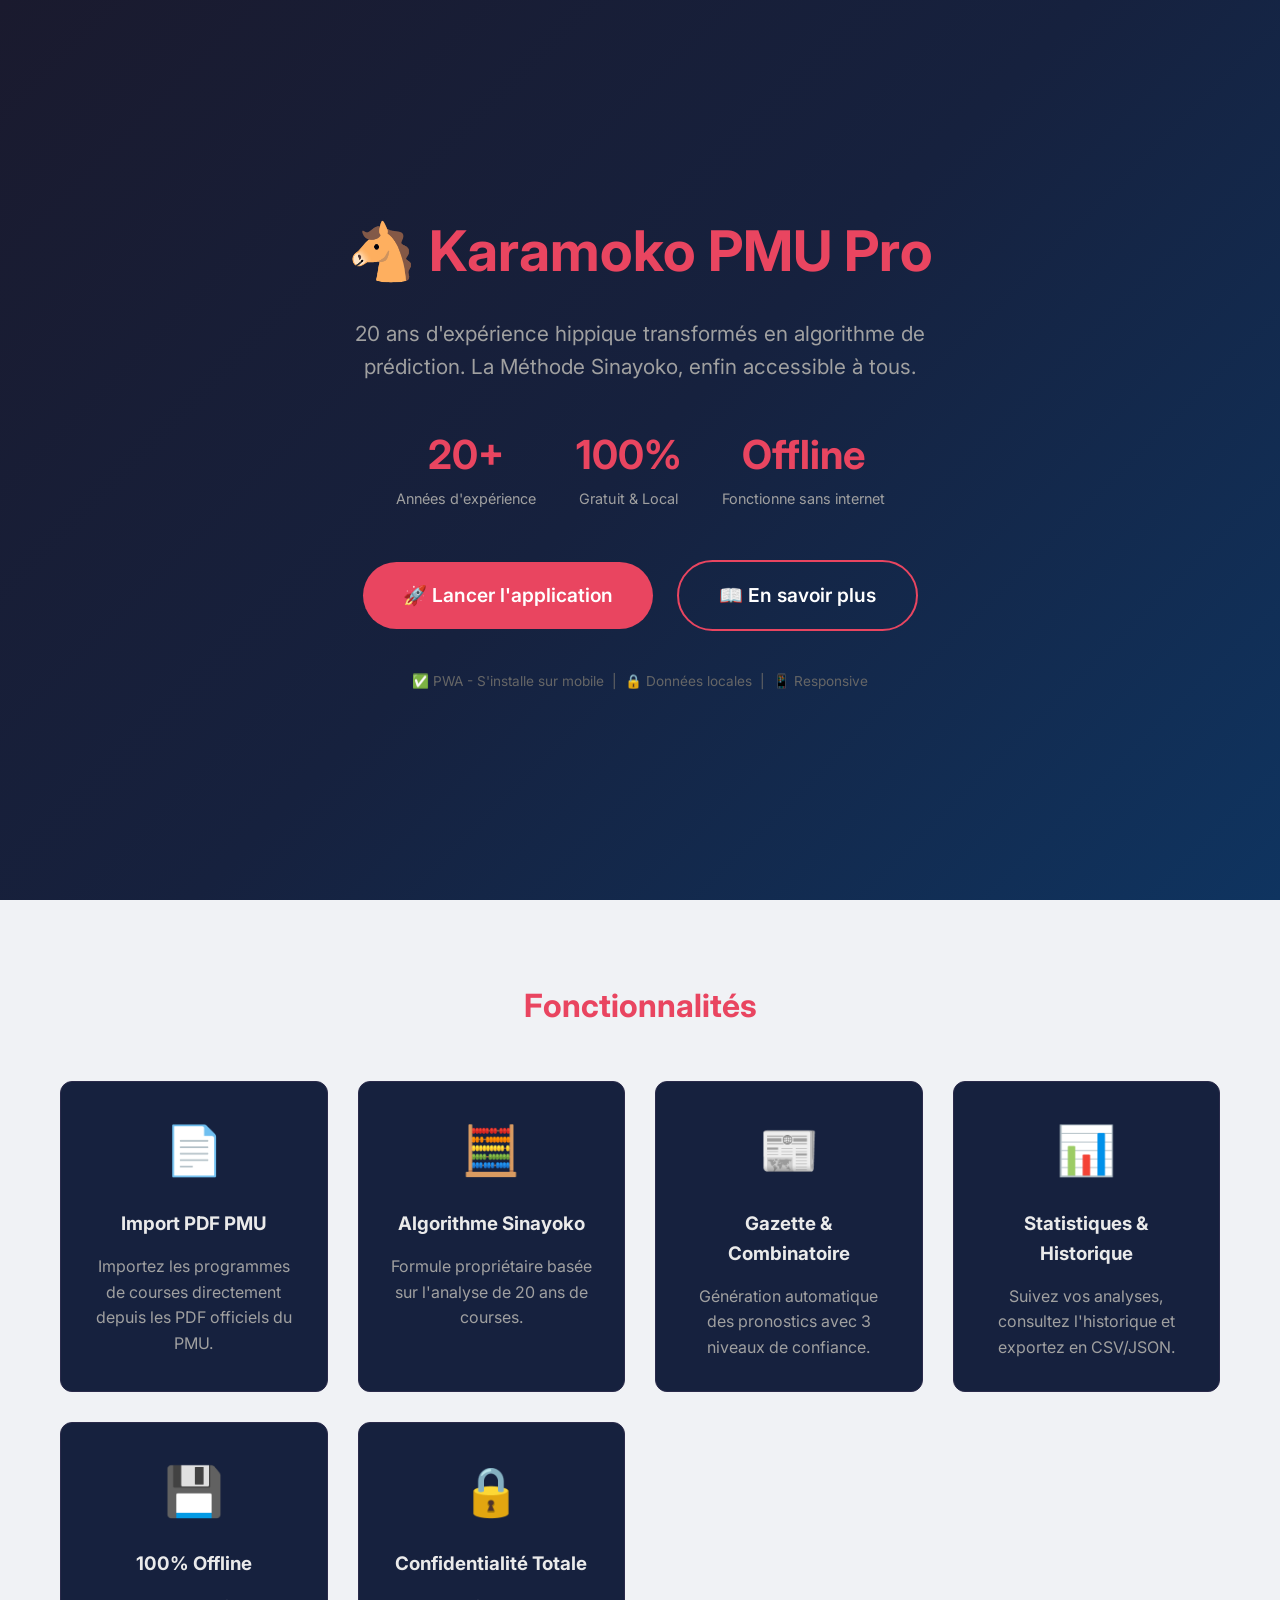
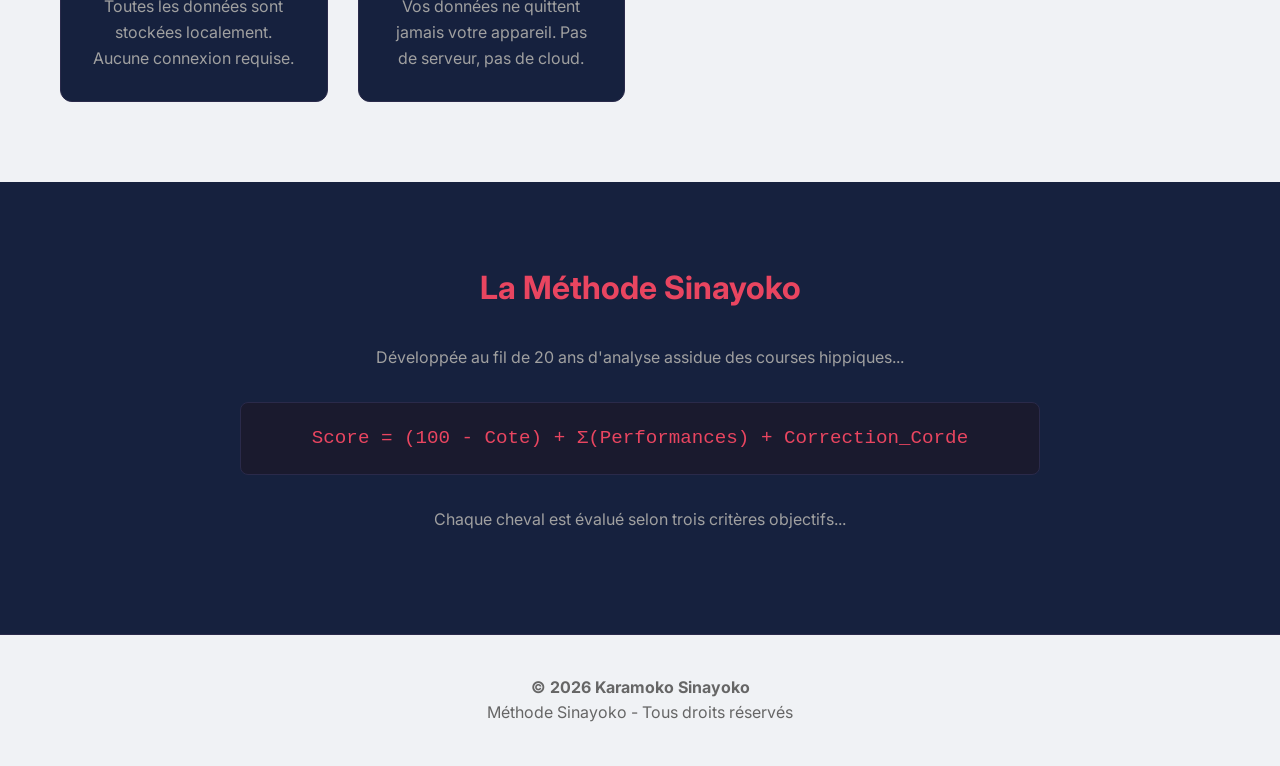
<file: index.html>
<!DOCTYPE html>
<html lang="fr">
<head>
  <meta charset="UTF-8">
  <meta name="viewport" content="width=device-width, initial-scale=1.0">
  <title>Karamoko PMU Pro - Méthode Sinayoko</title>
  <link rel="stylesheet" href="app/css/main.css">
  <style>
    .hero {
      min-height: 100vh;
      display: flex;
      flex-direction: column;
      align-items: center;
      justify-content: center;
      text-align: center;
      padding: 40px 20px;
      background: linear-gradient(135deg, #1a1a2e 0%, #16213e 50%, #0f3460 100%);
    }
    .hero h1 { font-size: 3.5rem; margin-bottom: 20px; color: #e94560; }
    .hero .tagline { font-size: 1.3rem; color: #a0a0a0; margin-bottom: 40px; max-width: 600px; }
    .hero-stats { display: flex; gap: 40px; margin-bottom: 40px; flex-wrap: wrap; justify-content: center; }
    .hero-stat { text-align: center; }
    .hero-stat .number { font-size: 2.5rem; font-weight: bold; color: #e94560; }
    .hero-stat .label { color: #a0a0a0; font-size: 0.9rem; }
    .cta-button {
      display: inline-block;
      padding: 18px 40px;
      background: #e94560;
      color: white;
      text-decoration: none;
      border-radius: 50px;
      font-size: 1.2rem;
      font-weight: 600;
      transition: all 0.3s ease;
      margin: 10px;
    }
    .cta-button:hover { transform: translateY(-3px); box-shadow: 0 10px 30px rgba(233, 69, 96, 0.4); }
    .cta-secondary { background: transparent; border: 2px solid #e94560; }
    .features { padding: 80px 20px; max-width: 1200px; margin: 0 auto; }
    .features h2 { text-align: center; font-size: 2rem; margin-bottom: 50px; color: #e94560; }
    .features-grid { display: grid; grid-template-columns: repeat(auto-fit, minmax(250px, 1fr)); gap: 30px; }
    .feature-card {
      background: #16213e;
      padding: 30px;
      border-radius: 12px;
      text-align: center;
      border: 1px solid #2a2a4a;
      transition: all 0.3s ease;
    }
    .feature-card:hover { transform: translateY(-5px); border-color: #e94560; }
    .feature-icon { font-size: 3rem; margin-bottom: 20px; }
    .feature-card h3 { margin-bottom: 15px; color: #eaeaea; }
    .feature-card p { color: #a0a0a0; line-height: 1.6; }
    .method-section { background: #16213e; padding: 80px 20px; }
    .method-content { max-width: 800px; margin: 0 auto; text-align: center; }
    .method-content h2 { color: #e94560; margin-bottom: 30px; font-size: 2rem; }
    .method-content p { color: #a0a0a0; line-height: 1.8; margin-bottom: 20px; }
    .formula {
      background: #1a1a2e;
      padding: 20px;
      border-radius: 8px;
      font-family: monospace;
      font-size: 1.2rem;
      color: #e94560;
      margin: 30px 0;
      border: 1px solid #2a2a4a;
    }
    footer { text-align: center; padding: 40px 20px; color: #666; border-top: 1px solid #2a2a4a; }
    @media (max-width: 768px) {
      .hero h1 { font-size: 2.5rem; }
      .hero-stats { gap: 20px; }
      .hero-stat .number { font-size: 2rem; }
    }
  </style>
</head>
<body>
  <section class="hero">
    <h1>🐴 Karamoko PMU Pro</h1>
    <p class="tagline">
      20 ans d'expérience hippique transformés en algorithme de prédiction. 
      La Méthode Sinayoko, enfin accessible à tous.
    </p>
    <div class="hero-stats">
      <div class="hero-stat"><div class="number">20+</div><div class="label">Années d'expérience</div></div>
      <div class="hero-stat"><div class="number">100%</div><div class="label">Gratuit & Local</div></div>
      <div class="hero-stat"><div class="number">Offline</div><div class="label">Fonctionne sans internet</div></div>
    </div>
    <div>
      <a href="app/index.html" class="cta-button">🚀 Lancer l'application</a>
      <a href="#features" class="cta-button cta-secondary">📖 En savoir plus</a>
    </div>
    <p style="margin-top: 30px; font-size: 0.85rem; color: #666;">
      ✅ PWA - S'installe sur mobile &nbsp;|&nbsp; 🔒 Données locales &nbsp;|&nbsp; 📱 Responsive
    </p>
  </section>

  <section class="features" id="features">
    <h2>Fonctionnalités</h2>
    <div class="features-grid">
      <div class="feature-card">
        <div class="feature-icon">📄</div>
        <h3>Import PDF PMU</h3>
        <p>Importez les programmes de courses directement depuis les PDF officiels du PMU.</p>
      </div>
      <div class="feature-card">
        <div class="feature-icon">🧮</div>
        <h3>Algorithme Sinayoko</h3>
        <p>Formule propriétaire basée sur l'analyse de 20 ans de courses.</p>
      </div>
      <div class="feature-card">
        <div class="feature-icon">📰</div>
        <h3>Gazette & Combinatoire</h3>
        <p>Génération automatique des pronostics avec 3 niveaux de confiance.</p>
      </div>
      <div class="feature-card">
        <div class="feature-icon">📊</div>
        <h3>Statistiques & Historique</h3>
        <p>Suivez vos analyses, consultez l'historique et exportez en CSV/JSON.</p>
      </div>
      <div class="feature-card">
        <div class="feature-icon">💾</div>
        <h3>100% Offline</h3>
        <p>Toutes les données sont stockées localement. Aucune connexion requise.</p>
      </div>
      <div class="feature-card">
        <div class="feature-icon">🔒</div>
        <h3>Confidentialité Totale</h3>
        <p>Vos données ne quittent jamais votre appareil. Pas de serveur, pas de cloud.</p>
      </div>
    </div>
  </section>

  <section class="method-section">
    <div class="method-content">
      <h2>La Méthode Sinayoko</h2>
      <p>Développée au fil de 20 ans d'analyse assidue des courses hippiques...</p>
      <div class="formula">Score = (100 - Cote) + Σ(Performances) + Correction_Corde</div>
      <p>Chaque cheval est évalué selon trois critères objectifs...</p>
    </div>
  </section>

  <footer>
    <p><strong>© 2026 Karamoko Sinayoko</strong></p>
    <p>Méthode Sinayoko - Tous droits réservés</p>
  </footer>
</body>
</html>
</file>
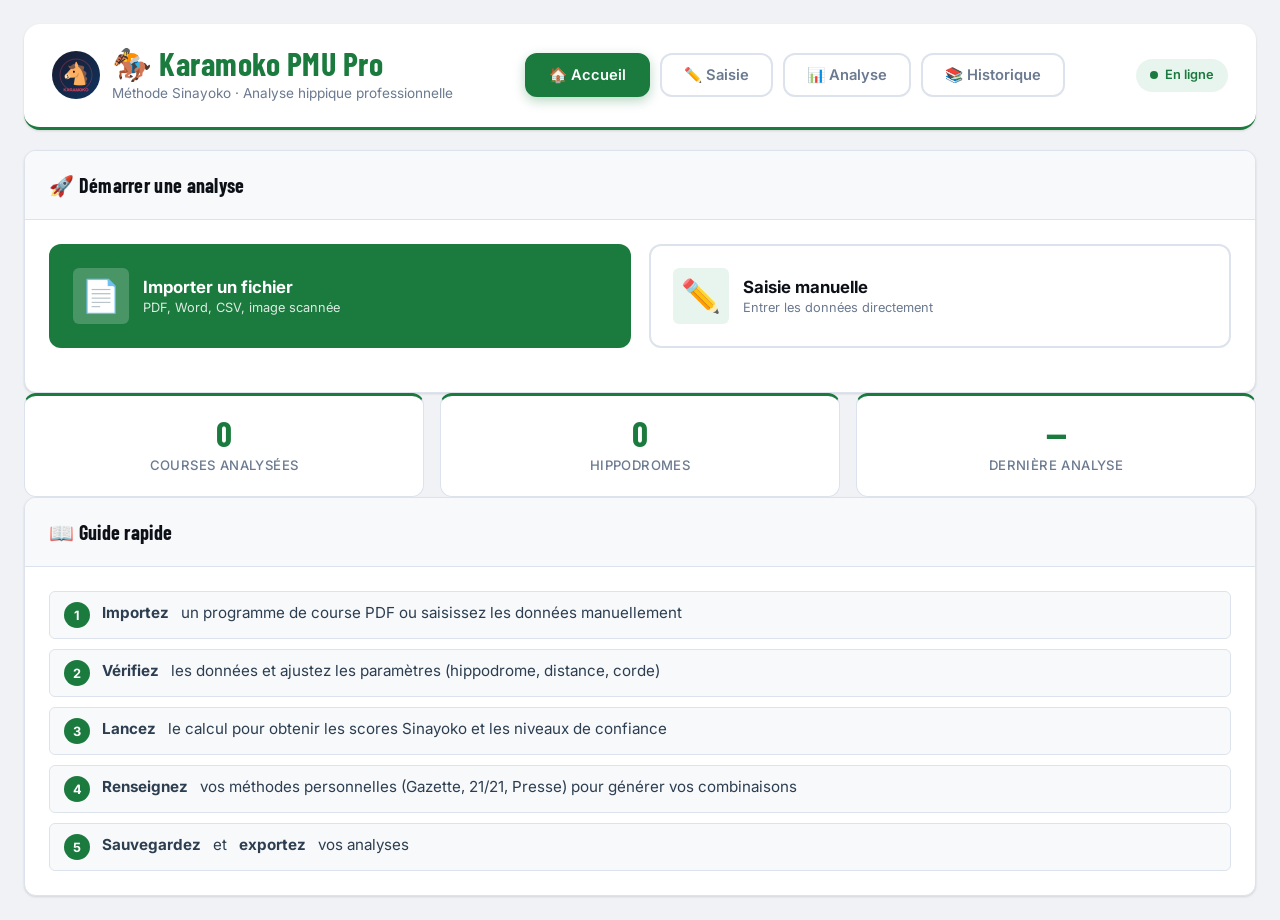
<file: app/index.html>
<!DOCTYPE html>
<html lang="fr" dir="ltr">
<head>
  <meta charset="UTF-8">
  <meta name="viewport" content="width=device-width, initial-scale=1.0, viewport-fit=cover">
  <meta name="description" content="Karamoko PMU Pro – Analyse hippique professionnelle, méthode Sinayoko">
  <meta name="theme-color" content="#1B7A3E">
  <title>Karamoko PMU Pro</title>
  <link rel="manifest" href="manifest.json">
  <link rel="apple-touch-icon" href="icons/icon-192x192.png">
  <link rel="stylesheet" href="css/main.css">
  <link rel="stylesheet" href="css/components.css">
</head>
<body>
<div class="app-container">

  <!-- HEADER -->
  <header class="app-header">
    <div class="app-logo">
      <img src="icons/icon-192x192.png" alt="Karamoko PMU Pro">
      <div>
        <div class="app-title">🏇 Karamoko PMU Pro</div>
        <div class="app-subtitle">Méthode Sinayoko · Analyse hippique professionnelle</div>
      </div>
    </div>
    <nav class="app-nav" role="navigation" aria-label="Navigation principale">
      <button class="nav-btn active" data-vue="accueil" aria-current="page">🏠 Accueil</button>
      <button class="nav-btn" data-vue="saisie">✏️ Saisie</button>
      <button class="nav-btn" data-vue="analyse">📊 Analyse</button>
      <button class="nav-btn" data-vue="historique">📚 Historique</button>
    </nav>
    <div class="status-badge" id="status-badge">
      <span class="status-dot"></span>
      <span id="status-text">En ligne</span>
    </div>
  </header>

  <!-- ══════════ VUE ACCUEIL ══════════ -->
  <main id="vue-accueil" class="vue active" role="main">

    <div class="panel">
      <div class="panel-header">
        <h2 class="panel-title">🚀 Démarrer une analyse</h2>
      </div>
      <div class="panel-body">
        <div class="action-grid">
          <button class="action-card primary" id="btn-import-pdf-accueil">
            <div class="action-card-icon">📄</div>
            <div>
              <div>Importer un fichier</div>
              <div style="font-size:.8rem;opacity:.85;font-weight:400;margin-top:3px;">PDF, Word, CSV, image scannée</div>
            </div>
          </button>
          <button class="action-card secondary" id="btn-saisie-manuelle-accueil">
            <div class="action-card-icon">✏️</div>
            <div>
              <div>Saisie manuelle</div>
              <div style="font-size:.8rem;color:var(--text-muted);font-weight:400;margin-top:3px;">Entrer les données directement</div>
            </div>
          </button>
        </div>

        <!-- Zone de dépôt fichier (cachée par défaut, affichée au clic) -->
        <div id="upload-zone-container" style="display:none;margin-top:4px;">
          <div class="upload-zone" id="upload-zone">
            <input type="file" id="file-input" accept=".pdf,.png,.jpg,.jpeg,.webp,.doc,.docx,.csv,.txt">
            <div class="upload-icon">📂</div>
            <div class="upload-title">Glissez votre fichier ici ou cliquez pour parcourir</div>
            <div class="upload-hint">Le fichier sera analysé automatiquement</div>
            <div class="upload-formats">
              <span class="upload-format-tag">PDF programme PMU</span>
              <span class="upload-format-tag">PDF scanné</span>
              <span class="upload-format-tag">Word (.docx)</span>
              <span class="upload-format-tag">CSV</span>
              <span class="upload-format-tag">Image (JPG/PNG)</span>
            </div>
          </div>
        </div>
      </div>
    </div>

    <!-- Stats rapides -->
    <div id="stats-container">
      <div class="stats-grid">
        <div class="stat-card">
          <div class="stat-value" id="stat-total-courses">0</div>
          <div class="stat-label">Courses analysées</div>
        </div>
        <div class="stat-card">
          <div class="stat-value" id="stat-hippodromes">0</div>
          <div class="stat-label">Hippodromes</div>
        </div>
        <div class="stat-card">
          <div class="stat-value" id="stat-derniere">-</div>
          <div class="stat-label">Dernière analyse</div>
        </div>
      </div>
    </div>

    <!-- Guide rapide -->
    <div class="panel">
      <div class="panel-header">
        <h2 class="panel-title">📖 Guide rapide</h2>
      </div>
      <div class="panel-body">
        <ol class="guide-list">
          <li><strong>Importez</strong> un programme de course PDF ou saisissez les données manuellement</li>
          <li><strong>Vérifiez</strong> les données et ajustez les paramètres (hippodrome, distance, corde)</li>
          <li><strong>Lancez</strong> le calcul pour obtenir les scores Sinayoko et les niveaux de confiance</li>
          <li><strong>Renseignez</strong> vos méthodes personnelles (Gazette, 21/21, Presse) pour générer vos combinaisons</li>
          <li><strong>Sauvegardez</strong> et <strong>exportez</strong> vos analyses</li>
        </ol>
      </div>
    </div>

  </main>

  <!-- ══════════ VUE SAISIE ══════════ -->
  <section id="vue-saisie" class="vue" aria-label="Saisie des participants">

    <div class="panel">
      <div class="panel-header">
        <h2 class="panel-title">✏️ Saisie des participants</h2>
        <div style="display:flex;gap:8px;flex-wrap:wrap;">
          <button class="btn btn-secondary btn-icon" id="btn-import-pdf-saisie" title="Importer un fichier">📄 Importer</button>
          <input type="file" id="file-input-saisie" accept=".pdf,.png,.jpg,.jpeg,.webp,.doc,.docx,.csv,.txt" style="display:none">
        </div>
      </div>
      <div class="panel-body">
        <div id="saisie-manuelle-container"></div>
      </div>
    </div>

    <!-- Paramètres de course -->
    <div class="panel">
      <div class="panel-header">
        <h2 class="panel-title">⚙️ Paramètres de la course</h2>
      </div>
      <div class="panel-body">
        <div style="display:grid;grid-template-columns:repeat(auto-fit,minmax(180px,1fr));gap:clamp(12px,2vw,18px);">
          <div class="form-group">
            <label class="form-label" for="hippodrome-select">Hippodrome</label>
            <select id="hippodrome-select" class="form-input"></select>
          </div>
          <div class="form-group">
            <label class="form-label" for="distance-select">Distance</label>
            <select id="distance-select" class="form-input"></select>
          </div>
          <div class="form-group">
            <label class="form-label" for="corde-select">Corde</label>
            <select id="corde-select" class="form-input">
              <option value="gauche">Gauche</option>
              <option value="droite">Droite</option>
              <option value="mobile">Mobile</option>
            </select>
          </div>
          <div class="form-group">
            <label class="form-label" for="type-course-select">Type de course</label>
            <select id="type-course-select" class="form-input">
              <option value="plat">Plat</option>
              <option value="obstacle">Obstacle</option>
              <option value="trot">Trot</option>
            </select>
          </div>
        </div>
        <div style="margin-top:18px;display:flex;gap:10px;flex-wrap:wrap;">
          <button class="btn btn-primary" id="btn-valider-saisie">✅ Valider et analyser</button>
          <button class="btn btn-danger"  id="btn-effacer-saisie">🗑️ Effacer tout</button>
        </div>
      </div>
    </div>

  </section>

  <!-- ══════════ VUE ANALYSE ══════════ -->
  <section id="vue-analyse" class="vue" aria-label="Analyse de la course">

    <!-- Infos de la course -->
    <div class="panel" id="panel-course-info" style="display:none;">
      <div class="panel-body" style="display:flex;flex-wrap:wrap;gap:16px;align-items:center;">
        <div style="display:flex;align-items:center;gap:10px;flex:1;min-width:200px;">
          <span style="font-size:1.5rem;">🏟️</span>
          <div>
            <div id="info-hippodrome" style="font-family:'Barlow Condensed',sans-serif;font-size:1.3rem;font-weight:700;color:var(--text-h);">-</div>
            <div id="info-course-details" style="font-size:.82rem;color:var(--text-muted);"></div>
          </div>
        </div>
        <div style="display:flex;gap:10px;flex-wrap:wrap;">
          <button class="btn btn-primary" id="btn-recalculer">🔄 Recalculer</button>
          <button class="btn btn-secondary" id="btn-export-csv">📥 Export CSV</button>
          <button class="btn btn-secondary" id="btn-sauvegarder">💾 Sauvegarder</button>
        </div>
      </div>
    </div>

    <!-- Tableau des chevaux -->
    <div class="panel">
      <div class="panel-header">
        <h2 class="panel-title">🏇 Participants</h2>
        <span id="nb-partants-badge" class="badge badge-outline"></span>
      </div>
      <div class="panel-body" style="padding:0;">
        <div id="tableau-chevaux"></div>
      </div>
    </div>

    <!-- Graphique des scores -->
    <div class="panel">
      <div class="panel-header">
        <h2 class="panel-title">📈 Scores par cheval</h2>
      </div>
      <div class="panel-body" style="overflow-x:auto;padding:16px;">
        <div id="chart-scores-container"></div>
      </div>
    </div>

    <!-- Méthodes personnelles de Karamoko (saisie) -->
    <div id="methodes-saisie-container"></div>

    <!-- Résultats Sinayoko -->
    <div style="display:grid;grid-template-columns:repeat(auto-fit,minmax(min(100%,300px),1fr));gap:clamp(10px,2vw,18px);">
      <div id="favoris-container"></div>
      <div id="consensus-container"></div>
      <div id="outsiders-container"></div>
    </div>

    <div id="combos-confiance-container" style="margin-top:0;"></div>

    <!-- Résultats méthodes Karamoko -->
    <div id="methodes-resultats-container"></div>

  </section>

  <!-- ══════════ VUE HISTORIQUE ══════════ -->
  <section id="vue-historique" class="vue" aria-label="Historique des courses">
    <div class="panel">
      <div class="panel-header">
        <h2 class="panel-title">📚 Historique des analyses</h2>
        <button class="btn btn-danger btn-icon" id="btn-vider-historique">🗑️ Tout vider</button>
      </div>
      <div class="panel-body">
        <div id="historique-container"></div>
      </div>
    </div>
  </section>

  <!-- Toasts -->
  <div class="toast-container" id="toast-container" aria-live="polite"></div>

</div><!-- /.app-container -->

<!-- Scripts dans l'ordre de dépendance -->
<script src="js/core/engine.js"></script>
<script src="js/core/methodes.js"></script>
<script src="js/core/combinator.js"></script>
<script src="js/core/validator.js"></script>
<script src="js/parsers/pdf-parser.js"></script>
<script src="js/parsers/manual-entry.js"></script>
<script src="js/storage/db.js"></script>
<script src="js/storage/exporter.js"></script>
<script src="js/storage/backup.js"></script>
<script src="js/ui/renderer.js"></script>
<script src="js/ui/methodes-renderer.js"></script>
<script src="js/ui/charts.js"></script>
<script src="js/ui/modals.js"></script>
<script src="js/app.js"></script>
<script>
  // Service Worker
  if ('serviceWorker' in navigator) {
    navigator.serviceWorker.register('./js/sw.js').catch(() => {});
  }
</script>
</body>
</html>
</file>
<file: app/css/main.css>
/* ============================================
   KARAMOKO PMU PRO - Design System v3
   Thème "Piste Lumineuse" — fond gris clair pro
   ============================================ */

@import url('https://fonts.googleapis.com/css2?family=Inter:wght@300;400;500;600;700;800&family=Barlow+Condensed:wght@600;700&display=swap');

:root {
  /* Palette "Piste Lumineuse" */
  --bg-page:       #F0F2F5;
  --bg-card:       #FFFFFF;
  --bg-card-alt:   #F8F9FB;
  --bg-header:     #FFFFFF;

  --green:         #1B7A3E;
  --green-dark:    #145C2E;
  --green-light:   #E8F5EE;
  --red:           #E8192C;
  --red-light:     #FDECEA;

  --text-h:        #0D1117;
  --text-body:     #2C3E50;
  --text-muted:    #6B7A90;
  --text-on-green: #FFFFFF;
  --text-on-red:   #FFFFFF;

  --border:        #DDE3EC;
  --border-focus:  #1B7A3E;

  --success:       #1B7A3E;
  --warning:       #D97706;
  --danger:        #E8192C;
  --info:          #1D6FA4;

  --radius-sm:     6px;
  --radius:        12px;
  --radius-lg:     16px;
  --shadow-sm:     0 1px 3px rgba(0,0,0,.08), 0 1px 2px rgba(0,0,0,.05);
  --shadow:        0 4px 16px rgba(0,0,0,.09);
  --shadow-lg:     0 8px 32px rgba(0,0,0,.12);
  --transition:    all .22s cubic-bezier(.4,0,.2,1);
}

/* ── Reset ── */
*, *::before, *::after { margin:0; padding:0; box-sizing:border-box; }

html { scroll-behavior: smooth; }

body {
  font-family: 'Inter', system-ui, -apple-system, sans-serif;
  background: var(--bg-page);
  color: var(--text-body);
  line-height: 1.6;
  font-size: clamp(14px, 1.5vw, 16px);
  min-height: 100vh;
  -webkit-font-smoothing: antialiased;
}

/* ── Layout ── */
.app-container {
  max-width: 1400px;
  margin: 0 auto;
  padding: clamp(12px, 3vw, 24px);
  display: flex;
  flex-direction: column;
  gap: clamp(12px, 2vw, 20px);
}

/* ── Header ── */
.app-header {
  background: var(--bg-header);
  padding: clamp(14px, 2.5vw, 22px) clamp(16px, 3vw, 28px);
  border-radius: var(--radius-lg);
  display: flex;
  justify-content: space-between;
  align-items: center;
  box-shadow: var(--shadow-sm);
  border-bottom: 3px solid var(--green);
  gap: 12px;
  flex-wrap: wrap;
}

.app-logo {
  display: flex;
  align-items: center;
  gap: 12px;
}

.app-logo img { width: clamp(36px, 5vw, 48px); border-radius: 50%; }

.app-title {
  font-family: 'Barlow Condensed', sans-serif;
  font-size: clamp(1.3rem, 3vw, 2rem);
  font-weight: 700;
  color: var(--green);
  letter-spacing: .5px;
  line-height: 1.1;
}

.app-subtitle {
  font-size: clamp(.7rem, 1.2vw, .85rem);
  color: var(--text-muted);
  font-weight: 400;
  margin-top: 2px;
}

.status-badge {
  display: flex;
  align-items: center;
  gap: 7px;
  font-size: .8rem;
  font-weight: 600;
  color: var(--green);
  background: var(--green-light);
  padding: 6px 14px;
  border-radius: 20px;
  white-space: nowrap;
}

.status-dot {
  width: 8px; height: 8px;
  background: var(--green);
  border-radius: 50%;
  animation: pulse 2s infinite;
}

@keyframes pulse {
  0%,100% { opacity:1; transform:scale(1); }
  50%      { opacity:.6; transform:scale(.85); }
}

/* ── Navigation ── */
.app-nav {
  display: flex;
  gap: clamp(4px, 1vw, 10px);
  flex-wrap: wrap;
}

.nav-btn {
  display: flex;
  align-items: center;
  gap: 6px;
  padding: clamp(8px, 1.5vw, 11px) clamp(14px, 2.5vw, 22px);
  border: 2px solid var(--border);
  border-radius: var(--radius);
  background: var(--bg-card);
  color: var(--text-muted);
  font-family: 'Inter', sans-serif;
  font-size: clamp(.8rem, 1.4vw, .92rem);
  font-weight: 600;
  cursor: pointer;
  transition: var(--transition);
  white-space: nowrap;
}

.nav-btn:hover {
  border-color: var(--green);
  color: var(--green);
  background: var(--green-light);
  transform: translateY(-1px);
  box-shadow: var(--shadow-sm);
}

.nav-btn.active {
  background: var(--green);
  border-color: var(--green);
  color: #fff;
  box-shadow: 0 4px 12px rgba(27,122,62,.3);
}

/* ── Panel / Card ── */
.panel {
  background: var(--bg-card);
  border-radius: var(--radius);
  box-shadow: var(--shadow-sm);
  border: 1px solid var(--border);
  overflow: hidden;
}

.panel-header {
  display: flex;
  justify-content: space-between;
  align-items: center;
  padding: clamp(14px, 2vw, 18px) clamp(16px, 2.5vw, 24px);
  border-bottom: 1px solid var(--border);
  background: var(--bg-card-alt);
  flex-wrap: wrap;
  gap: 8px;
}

.panel-title {
  font-family: 'Barlow Condensed', sans-serif;
  font-size: clamp(1rem, 2vw, 1.25rem);
  font-weight: 700;
  color: var(--text-h);
  letter-spacing: .3px;
}

.panel-body { padding: clamp(14px, 2.5vw, 24px); }

/* ── Stripe de section ── */
.section-stripe {
  height: 4px;
  background: linear-gradient(90deg, var(--green) 60%, var(--red) 100%);
  border-radius: 2px;
  margin-bottom: 16px;
}

/* ── Buttons ── */
.btn {
  display: inline-flex;
  align-items: center;
  justify-content: center;
  gap: 7px;
  padding: clamp(9px, 1.5vw, 12px) clamp(16px, 3vw, 24px);
  border-radius: var(--radius-sm);
  font-family: 'Inter', sans-serif;
  font-size: clamp(.8rem, 1.4vw, .9rem);
  font-weight: 600;
  cursor: pointer;
  border: 2px solid transparent;
  transition: var(--transition);
  white-space: nowrap;
}

.btn-primary   { background: var(--green); color: #fff; border-color: var(--green); }
.btn-primary:hover { background: var(--green-dark); border-color: var(--green-dark); transform: translateY(-1px); box-shadow: 0 4px 12px rgba(27,122,62,.35); }

.btn-danger    { background: var(--red); color: #fff; border-color: var(--red); }
.btn-danger:hover { background: #c0101f; transform: translateY(-1px); }

.btn-secondary { background: var(--bg-card); color: var(--text-body); border-color: var(--border); }
.btn-secondary:hover { border-color: var(--green); color: var(--green); background: var(--green-light); }

.btn-ghost { background: transparent; color: var(--text-muted); border-color: transparent; }
.btn-ghost:hover { color: var(--green); background: var(--green-light); }

.btn-icon { padding: 8px 10px; border-radius: var(--radius-sm); }

.btn-xl {
  padding: clamp(13px, 2vw, 18px) clamp(20px, 4vw, 36px);
  font-size: clamp(.9rem, 1.8vw, 1.05rem);
  border-radius: var(--radius);
}

.btn:disabled { opacity: .45; cursor: not-allowed; }

/* ── Action Cards (accueil) ── */
.action-grid {
  display: grid;
  grid-template-columns: repeat(auto-fit, minmax(min(100%, 260px), 1fr));
  gap: clamp(10px, 2vw, 18px);
  margin-bottom: clamp(12px, 2vw, 20px);
}

.action-card {
  display: flex;
  align-items: center;
  gap: 14px;
  padding: clamp(16px, 2.5vw, 22px);
  border-radius: var(--radius);
  cursor: pointer;
  border: 2px solid transparent;
  transition: var(--transition);
  font-family: 'Inter', sans-serif;
  font-weight: 700;
  font-size: clamp(.9rem, 1.6vw, 1.05rem);
  text-align: left;
}

.action-card-icon {
  font-size: clamp(1.5rem, 3vw, 2rem);
  flex-shrink: 0;
  width: clamp(44px, 7vw, 56px);
  height: clamp(44px, 7vw, 56px);
  display: flex;
  align-items: center;
  justify-content: center;
  border-radius: var(--radius-sm);
}

.action-card.primary   { background: var(--green); color: #fff; }
.action-card.primary:hover   { background: var(--green-dark); transform: translateY(-2px); box-shadow: var(--shadow); }
.action-card.primary .action-card-icon { background: rgba(255,255,255,.2); }

.action-card.secondary { background: var(--bg-card); color: var(--text-h); border-color: var(--border); }
.action-card.secondary:hover { border-color: var(--green); color: var(--green); background: var(--green-light); transform: translateY(-2px); box-shadow: var(--shadow-sm); }
.action-card.secondary .action-card-icon { background: var(--green-light); }

/* ── Tables ── */
.table-container {
  overflow-x: auto;
  border-radius: var(--radius-sm);
  border: 1px solid var(--border);
}

.pmu-table {
  width: 100%;
  border-collapse: collapse;
  font-size: clamp(.78rem, 1.3vw, .88rem);
  white-space: nowrap;
}

.pmu-table thead th {
  background: var(--green);
  color: #fff;
  font-weight: 700;
  padding: clamp(8px, 1.5vw, 12px) clamp(6px, 1.2vw, 10px);
  text-align: center;
  font-size: clamp(.72rem, 1.2vw, .82rem);
  letter-spacing: .4px;
  text-transform: uppercase;
  border: none;
}

.pmu-table thead th:first-child { border-radius: var(--radius-sm) 0 0 0; }
.pmu-table thead th:last-child  { border-radius: 0 var(--radius-sm) 0 0; }

.pmu-table tbody tr {
  border-bottom: 1px solid var(--border);
  transition: background .15s;
}

.pmu-table tbody tr:hover    { background: var(--green-light); }
.pmu-table tbody tr:last-child { border-bottom: none; }

.pmu-table tbody td {
  padding: clamp(7px, 1.3vw, 10px) clamp(5px, 1vw, 8px);
  text-align: center;
  color: var(--text-body);
}

.pmu-table tbody td:nth-child(2) { text-align: left; }

/* Inputs dans le tableau */
.pmu-table input[type="text"],
.pmu-table input[type="number"] {
  width: 100%;
  padding: 6px 8px;
  border: 1.5px solid var(--border);
  border-radius: var(--radius-sm);
  font-size: clamp(.78rem, 1.2vw, .86rem);
  font-family: 'Inter', sans-serif;
  color: var(--text-body);
  background: var(--bg-card);
  text-align: center;
  transition: var(--transition);
}
.pmu-table input[type="text"] { text-align: left; }
.pmu-table input:focus { outline: none; border-color: var(--green); background: var(--green-light); }

.input-nom  { min-width: 140px; text-align: left !important; }
.input-cote { width: 70px; }
.input-corde { width: 60px; }
.input-perf { width: 48px; }

/* Score & niveau dans le tableau */
.score-cell {
  font-weight: 800;
  font-size: clamp(.9rem, 1.4vw, 1rem);
  color: var(--green);
}

/* ── Badges ── */
.badge {
  display: inline-flex;
  align-items: center;
  padding: 4px 10px;
  border-radius: 20px;
  font-size: clamp(.68rem, 1.1vw, .76rem);
  font-weight: 700;
  letter-spacing: .3px;
  text-transform: uppercase;
  white-space: nowrap;
}

.badge-success { background: var(--green);   color: #fff; }
.badge-info    { background: var(--info);    color: #fff; }
.badge-warning { background: var(--warning); color: #fff; }
.badge-danger  { background: var(--danger);  color: #fff; }
.badge-accent  { background: var(--red);     color: #fff; }
.badge-default { background: var(--border);  color: var(--text-muted); }
.badge-outline { background: transparent; border: 1.5px solid var(--green); color: var(--green); }

/* ── Horse number ── */
.horse-number {
  display: inline-flex;
  align-items: center;
  justify-content: center;
  width: 32px; height: 32px;
  background: var(--green);
  color: #fff;
  border-radius: 50%;
  font-weight: 800;
  font-size: .82rem;
}

/* ── Tags ── */
.tag {
  display: inline-flex;
  align-items: center;
  padding: 3px 10px;
  background: var(--bg-card-alt);
  border: 1px solid var(--border);
  border-radius: 20px;
  font-size: .78rem;
  color: var(--text-body);
  font-weight: 500;
}

/* ── Stats grid ── */
.stats-grid {
  display: grid;
  grid-template-columns: repeat(auto-fit, minmax(min(100%, 160px), 1fr));
  gap: clamp(10px, 2vw, 16px);
}

.stat-card {
  background: var(--bg-card);
  border: 1px solid var(--border);
  border-radius: var(--radius);
  padding: clamp(14px, 2.5vw, 20px);
  text-align: center;
  transition: var(--transition);
  border-top: 3px solid var(--green);
}

.stat-card:hover { box-shadow: var(--shadow); transform: translateY(-2px); }

.stat-value {
  font-family: 'Barlow Condensed', sans-serif;
  font-size: clamp(1.6rem, 3vw, 2.2rem);
  font-weight: 700;
  color: var(--green);
  line-height: 1;
  margin-bottom: 4px;
}

.stat-label {
  font-size: clamp(.72rem, 1.2vw, .82rem);
  color: var(--text-muted);
  font-weight: 500;
  text-transform: uppercase;
  letter-spacing: .4px;
}

/* ── Combo cards ── */
.combos-grid {
  display: grid;
  grid-template-columns: repeat(auto-fill, minmax(min(100%, 240px), 1fr));
  gap: clamp(10px, 2vw, 16px);
}

.combo-card {
  background: var(--bg-card);
  border: 1.5px solid var(--border);
  border-radius: var(--radius);
  padding: clamp(14px, 2vw, 18px);
  transition: var(--transition);
}

.combo-card:hover { box-shadow: var(--shadow); transform: translateY(-2px); }
.combo-card.combo-top { border-color: var(--green); background: var(--green-light); }

.combo-header { display: flex; justify-content: space-between; margin-bottom: 8px; }
.combo-type   { font-size: .72rem; font-weight: 700; text-transform: uppercase; color: var(--text-muted); letter-spacing: .5px; }
.combo-rank   { font-size: .72rem; color: var(--text-muted); }
.combo-horses { font-size: clamp(.88rem, 1.4vw, 1rem); font-weight: 700; color: var(--text-h); margin-bottom: 10px; }
.combo-plus   { color: var(--green); margin: 0 4px; }
.combo-stats  { display: flex; gap: 10px; margin-bottom: 8px; }
.combo-stat .label { font-size: .72rem; color: var(--text-muted); text-transform: uppercase; letter-spacing: .4px; }
.combo-stat .value { font-size: .95rem; font-weight: 700; color: var(--text-h); }
.combo-bar-container { height: 5px; background: var(--border); border-radius: 3px; overflow: hidden; }
.combo-bar    { height: 100%; border-radius: 3px; transition: width .6s ease; }

/* ── Gazette (favoris/pronostics) ── */
.gazette {
  background: var(--bg-card);
  border: 1px solid var(--border);
  border-radius: var(--radius);
  padding: clamp(14px, 2.5vw, 20px);
  height: 100%;
}

.gazette-header { display: flex; justify-content: space-between; align-items: center; margin-bottom: 14px; }
.gazette-header h3 { font-family: 'Barlow Condensed', sans-serif; font-size: 1.1rem; font-weight: 700; color: var(--text-h); }
.gazette-count { font-size: .78rem; color: var(--text-muted); font-weight: 600; background: var(--bg-card-alt); padding: 3px 10px; border-radius: 20px; border: 1px solid var(--border); }

.gazette-item {
  display: flex;
  align-items: center;
  gap: 12px;
  padding: clamp(10px, 1.8vw, 14px) clamp(12px, 2vw, 16px);
  margin-bottom: 8px;
  border-radius: var(--radius-sm);
  background: var(--bg-card-alt);
  border: 1.5px solid var(--border);
  border-left-width: 4px;
  transition: var(--transition);
}
.gazette-item:hover { box-shadow: var(--shadow-sm); }
.gazette-rank  { font-family: 'Barlow Condensed', sans-serif; font-size: 1.4rem; font-weight: 700; color: var(--green); min-width: 32px; text-align: center; }
.gazette-name  { font-weight: 700; color: var(--text-h); font-size: .95rem; }
.gazette-details { font-size: .78rem; color: var(--text-muted); margin-top: 2px; }
.gazette-badge { margin-left: auto; flex-shrink: 0; padding: 4px 10px; border-radius: 20px; font-size: .7rem; font-weight: 700; text-transform: uppercase; letter-spacing: .3px; color: #fff; }

/* ── Horse card ── */
.horse-card {
  background: var(--bg-card-alt);
  border: 1px solid var(--border);
  border-radius: var(--radius-sm);
  padding: clamp(10px, 1.8vw, 14px);
  transition: var(--transition);
}
.horse-card:hover { border-color: var(--green); }
.horse-name { font-weight: 600; color: var(--text-h); }

/* ── Historique ── */
.historique-item {
  display: flex;
  justify-content: space-between;
  align-items: center;
  padding: clamp(12px, 2vw, 16px);
  background: var(--bg-card-alt);
  border: 1px solid var(--border);
  border-radius: var(--radius-sm);
  gap: 10px;
  flex-wrap: wrap;
  transition: var(--transition);
}
.historique-item:hover { border-color: var(--green); background: var(--green-light); }
.historique-title { font-weight: 700; color: var(--text-h); font-size: .95rem; }
.historique-meta  { font-size: .78rem; color: var(--text-muted); margin-top: 2px; }
.historique-actions { display: flex; gap: 8px; flex-shrink: 0; }

/* ── Forms ── */
.form-group { display: flex; flex-direction: column; gap: 6px; }

.form-label {
  font-size: clamp(.78rem, 1.3vw, .86rem);
  font-weight: 600;
  color: var(--text-body);
  letter-spacing: .2px;
}

.form-input {
  padding: clamp(9px, 1.5vw, 12px) clamp(12px, 2vw, 16px);
  border: 1.5px solid var(--border);
  border-radius: var(--radius-sm);
  font-family: 'Inter', sans-serif;
  font-size: clamp(.82rem, 1.4vw, .92rem);
  color: var(--text-body);
  background: var(--bg-card);
  transition: var(--transition);
  width: 100%;
}

.form-input:focus { outline: none; border-color: var(--green); box-shadow: 0 0 0 3px rgba(27,122,62,.12); }
.form-input::placeholder { color: var(--text-muted); opacity: .7; }
.form-input.error { border-color: var(--danger); background: var(--red-light); }

select.form-input { cursor: pointer; }

/* ── Upload zone ── */
.upload-zone {
  border: 2.5px dashed var(--border);
  border-radius: var(--radius);
  padding: clamp(28px, 5vw, 48px);
  text-align: center;
  cursor: pointer;
  transition: var(--transition);
  background: var(--bg-card-alt);
  position: relative;
}
.upload-zone:hover, .upload-zone.drag-over {
  border-color: var(--green);
  background: var(--green-light);
}
.upload-zone input[type="file"] { position: absolute; inset: 0; opacity: 0; cursor: pointer; width: 100%; height: 100%; }
.upload-icon   { font-size: clamp(2rem, 5vw, 3rem); margin-bottom: 10px; }
.upload-title  { font-weight: 700; font-size: clamp(.95rem, 1.8vw, 1.1rem); color: var(--text-h); margin-bottom: 6px; }
.upload-hint   { font-size: clamp(.78rem, 1.3vw, .86rem); color: var(--text-muted); }
.upload-formats { display: flex; gap: 8px; flex-wrap: wrap; justify-content: center; margin-top: 12px; }
.upload-format-tag { padding: 3px 10px; background: var(--bg-card); border: 1px solid var(--border); border-radius: 20px; font-size: .75rem; color: var(--text-muted); font-weight: 500; }

/* ── Modal ── */
#modal-overlay {
  position: fixed; inset: 0;
  background: rgba(0,0,0,.35);
  backdrop-filter: blur(4px);
  z-index: 1000;
  display: flex;
  align-items: center;
  justify-content: center;
  padding: 20px;
  animation: fadeIn .2s ease;
}

@keyframes fadeIn { from { opacity: 0; } to { opacity: 1; } }

.modal {
  background: var(--bg-card);
  border-radius: var(--radius-lg);
  box-shadow: var(--shadow-lg);
  width: 100%;
  max-width: 480px;
  overflow: hidden;
  animation: slideUp .25s cubic-bezier(.34,1.56,.64,1);
}

@keyframes slideUp { from { transform: translateY(20px) scale(.97); opacity: 0; } }

.modal-loading { padding: 40px; text-align: center; display: flex; flex-direction: column; align-items: center; gap: 16px; }
.modal-header  { display: flex; justify-content: space-between; align-items: center; padding: 18px 24px; border-bottom: 1px solid var(--border); background: var(--bg-card-alt); }
.modal-header h3 { font-weight: 700; color: var(--text-h); font-size: 1.05rem; }
.modal-body    { padding: 22px 24px; color: var(--text-body); line-height: 1.6; }
.modal-footer  { display: flex; justify-content: flex-end; gap: 10px; padding: 16px 24px; border-top: 1px solid var(--border); background: var(--bg-card-alt); }
.btn-close     { background: none; border: none; cursor: pointer; font-size: 1.3rem; color: var(--text-muted); transition: color .2s; padding: 4px 8px; border-radius: 6px; }
.btn-close:hover { color: var(--danger); background: var(--red-light); }

/* ── Spinner ── */
.spinner {
  width: 40px; height: 40px;
  border: 3px solid var(--border);
  border-top-color: var(--green);
  border-radius: 50%;
  animation: spin .8s linear infinite;
}
@keyframes spin { to { transform: rotate(360deg); } }

/* ── Toast ── */
.toast-container { position: fixed; bottom: 24px; right: 24px; z-index: 2000; display: flex; flex-direction: column; gap: 8px; }

.toast {
  display: flex;
  align-items: center;
  gap: 10px;
  padding: 12px 18px;
  border-radius: var(--radius);
  box-shadow: var(--shadow);
  font-size: .88rem;
  font-weight: 500;
  min-width: 240px;
  max-width: 360px;
  animation: slideIn .3s cubic-bezier(.34,1.56,.64,1);
  background: var(--bg-card);
  border: 1px solid var(--border);
  color: var(--text-body);
}
.toast.success { border-left: 4px solid var(--green); }
.toast.error   { border-left: 4px solid var(--danger); }
.toast.info    { border-left: 4px solid var(--info); }
@keyframes slideIn { from { transform: translateX(20px); opacity: 0; } }

/* ── Divider ── */
.divider { height: 1px; background: var(--border); margin: clamp(12px, 2vw, 18px) 0; }

/* ── Empty state ── */
.empty-state { padding: clamp(24px, 5vw, 40px) 20px; text-align: center; }
.empty-state-icon  { font-size: clamp(2.5rem, 6vw, 3.5rem); margin-bottom: 10px; }
.empty-state-title { font-weight: 700; color: var(--text-h); margin-bottom: 6px; font-size: 1.05rem; }
.empty-state p     { font-size: .86rem; color: var(--text-muted); max-width: 320px; margin: 0 auto; }

/* ── Vue containers ── */
.vue { display: none; }
.vue.active { display: block; }

/* ── Aide rapide (accueil) ── */
.guide-list {
  list-style: none;
  display: flex;
  flex-direction: column;
  gap: 10px;
  counter-reset: guide;
}
.guide-list li {
  counter-increment: guide;
  display: flex;
  align-items: flex-start;
  gap: 12px;
  font-size: clamp(.85rem, 1.4vw, .95rem);
  color: var(--text-body);
  padding: 10px 14px;
  background: var(--bg-card-alt);
  border-radius: var(--radius-sm);
  border: 1px solid var(--border);
  line-height: 1.5;
}
.guide-list li::before {
  content: counter(guide);
  min-width: 26px; height: 26px;
  background: var(--green);
  color: #fff;
  border-radius: 50%;
  display: flex;
  align-items: center;
  justify-content: center;
  font-size: .8rem;
  font-weight: 700;
  flex-shrink: 0;
}

/* ── Responsive ── */
@media (max-width: 640px) {
  .pmu-table { font-size: .75rem; }
  .pmu-table thead th,
  .pmu-table tbody td { padding: 6px 4px; }
  .input-nom { min-width: 100px; }

  .combo-card { padding: 12px; }
  .gazette-item { flex-wrap: wrap; }
}

@media (max-width: 480px) {
  .app-header { gap: 8px; }
  .app-title  { font-size: 1.2rem; }
  .nav-btn    { padding: 8px 12px; font-size: .78rem; }
}
</file>
<file: app/css/components.css>
/* ============================================
   COMPOSANTS SPÉCIFIQUES — Karamoko PMU Pro v3
   ============================================ */

/* ── Accordion ── */
.accordion {
  border: 1px solid var(--border);
  border-radius: var(--radius);
  overflow: hidden;
  background: var(--bg-card);
}

.accordion-header {
  padding: clamp(12px, 2vw, 16px) clamp(16px, 2.5vw, 20px);
  background: var(--bg-card-alt);
  cursor: pointer;
  display: flex;
  justify-content: space-between;
  align-items: center;
  gap: 10px;
  font-weight: 600;
  color: var(--text-h);
  font-size: clamp(.84rem, 1.4vw, .94rem);
  transition: var(--transition);
  border-left: 4px solid transparent;
}
.accordion-header:hover { background: var(--green-light); border-left-color: var(--green); color: var(--green); }
.accordion.open .accordion-header { border-left-color: var(--green); color: var(--green); background: var(--green-light); }

.accordion-icon { transition: transform .3s; font-style: normal; flex-shrink: 0; color: var(--text-muted); }
.accordion.open .accordion-icon { transform: rotate(180deg); color: var(--green); }

.accordion-body { padding: clamp(14px, 2.5vw, 20px); display: none; }
.accordion.open .accordion-body { display: block; }

/* ── Saisie Manuelle ── */
.manual-entry-header {
  display: flex;
  justify-content: space-between;
  align-items: center;
  flex-wrap: wrap;
  gap: 12px;
  margin-bottom: 18px;
}
.manual-entry-header h3 {
  font-family: 'Barlow Condensed', sans-serif;
  font-size: 1.2rem;
  font-weight: 700;
  color: var(--text-h);
}

@media (max-width: 480px) {
  .manual-entry-form::after {
    content: '← Faites glisser pour voir toutes les colonnes →';
    display: block;
    text-align: center;
    font-size: .68rem;
    color: var(--text-muted);
    padding: 6px;
    position: sticky;
    left: 0;
  }
}

.manual-controls {
  display: flex;
  align-items: center;
  gap: 10px;
  flex-wrap: wrap;
}
.manual-controls label {
  display: flex;
  align-items: center;
  gap: 8px;
  font-size: .86rem;
  color: var(--text-body);
  font-weight: 500;
}

.small-input {
  width: 68px;
  padding: 7px 10px;
  border: 1.5px solid var(--border);
  border-radius: var(--radius-sm);
  font-family: 'Inter', sans-serif;
  font-size: .86rem;
  color: var(--text-body);
  background: var(--bg-card);
  text-align: center;
  transition: var(--transition);
}
.small-input:focus { outline: none; border-color: var(--green); }

.manual-entry-form {
  display: flex;
  flex-direction: column;
  gap: 4px;
  max-height: 500px;
  overflow-y: auto;
  overflow-x: auto;            /* permet le défilement horizontal sur mobile
                                   au lieu de couper/cacher les colonnes */
  -webkit-overflow-scrolling: touch;
  margin-bottom: 16px;
  border: 1px solid var(--border);
  border-radius: var(--radius-sm);
  background: var(--bg-card-alt);
}

.form-row {
  display: grid;
  grid-template-columns: 36px 1.8fr 62px 72px repeat(5, 48px);
  gap: 6px;
  align-items: center;
  padding: 5px 10px;
  border-bottom: 1px solid var(--border);
  transition: background .15s;
  min-width: 560px;            /* garantit que les colonnes gardent une
                                   largeur lisible ; le scroll horizontal
                                   du parent prend le relais sur petit écran */
}
.form-row:last-child { border-bottom: none; }
.form-row:hover { background: var(--green-light); }

.form-row.header {
  color: var(--text-muted);
  font-size: .75rem;
  font-weight: 700;
  text-transform: uppercase;
  letter-spacing: .5px;
  padding: 8px 10px;
  background: var(--green);
  color: #fff;
  border-bottom: none;
  position: sticky;
  top: 0;
  z-index: 1;
}
.form-row.header > * { text-align: center; }

.form-row .numero {
  text-align: center;
  font-weight: 800;
  color: var(--green);
  font-size: .9rem;
}

.form-row input {
  width: 100%;
  padding: 6px 8px;
  border: 1.5px solid var(--border);
  border-radius: 5px;
  font-family: 'Inter', sans-serif;
  font-size: clamp(.76rem, 1.2vw, .84rem);
  color: var(--text-body);
  background: var(--bg-card);
  text-align: center;
  transition: var(--transition);
}
.form-row input[type="text"] { text-align: left; }
.form-row input:focus { outline: none; border-color: var(--green); background: var(--green-light); }

.manual-actions {
  display: flex;
  gap: 10px;
  flex-wrap: wrap;
}

@media (max-width: 640px) {
  .form-row {
    grid-template-columns: 32px 1.6fr 56px 64px repeat(5, 44px);
    gap: 4px;
    padding: 5px 8px;
    min-width: 500px;          /* le tableau défile horizontalement plutôt
                                   que de se réduire au point de devenir
                                   illisible ou de disparaître visuellement */
  }
}
@media (max-width: 440px) {
  .form-row {
    grid-template-columns: 30px 1.5fr 52px 58px repeat(5, 40px);
    gap: 3px;
    font-size: .78rem;
    min-width: 460px;
  }
  .form-row input { padding: 5px 5px; font-size: .76rem; }
}

/* ── Presse grid (4 journaux) ── */
.presse-grid {
  display: grid;
  grid-template-columns: repeat(auto-fit, minmax(min(100%, 220px), 1fr));
  gap: clamp(10px, 2vw, 16px);
}

.presse-card {
  background: var(--bg-card);
  border: 1.5px solid var(--border);
  border-radius: var(--radius);
  overflow: hidden;
  transition: var(--transition);
}
.presse-card:hover { border-color: var(--green); box-shadow: var(--shadow-sm); }

.presse-card-header {
  padding: 10px 14px;
  font-family: 'Barlow Condensed', sans-serif;
  font-size: 1.05rem;
  font-weight: 700;
  letter-spacing: .5px;
  color: #fff;
}
.presse-card-header.parisien  { background: #0057A8; }
.presse-card-header.turfr     { background: #007A3D; }
.presse-card-header.alsace    { background: #C0392B; }
.presse-card-header.equidia   { background: #5B2D8E; }

.presse-card textarea {
  width: 100%;
  border: none;
  padding: 10px 14px;
  font-family: 'Inter', sans-serif;
  font-size: .86rem;
  color: var(--text-body);
  background: var(--bg-card);
  resize: none;
  min-height: 64px;
  line-height: 1.5;
  transition: var(--transition);
}
.presse-card textarea:focus { outline: none; background: var(--green-light); }
.presse-card textarea::placeholder { color: var(--text-muted); opacity: .6; }

/* ── Top 3 synthèse presse ── */
.top3-container {
  background: var(--bg-card);
  border: 1.5px solid var(--green);
  border-radius: var(--radius);
  padding: clamp(14px, 2.5vw, 20px);
}

.top3-title {
  font-family: 'Barlow Condensed', sans-serif;
  font-size: 1.15rem;
  font-weight: 700;
  color: var(--text-h);
  margin-bottom: 14px;
  display: flex;
  align-items: center;
  gap: 8px;
}

.top3-grid {
  display: grid;
  grid-template-columns: repeat(3, 1fr);
  gap: clamp(8px, 1.5vw, 14px);
}

.top3-item {
  display: flex;
  flex-direction: column;
  align-items: center;
  gap: 6px;
  padding: clamp(12px, 2vw, 18px);
  border-radius: var(--radius);
  border: 2px solid var(--border);
  background: var(--bg-card-alt);
  transition: var(--transition);
  text-align: center;
}
.top3-item:hover { border-color: var(--green); }
.top3-item.gold   { border-color: #F59E0B; background: #FFFBEB; }
.top3-item.silver { border-color: #94A3B8; background: #F8FAFC; }
.top3-item.bronze { border-color: #B45309; background: #FEF3C7; }

.top3-medal { font-size: 1.6rem; }
.top3-num   { font-family: 'Barlow Condensed', sans-serif; font-size: 2rem; font-weight: 800; color: var(--text-h); line-height: 1; }
.top3-pct   { font-size: .78rem; color: var(--text-muted); font-weight: 600; }
.top3-name  { font-size: .8rem; font-weight: 700; color: var(--text-muted); text-transform: uppercase; letter-spacing: .4px; }

/* ── Graphique barres SVG ── */
#chart-scores-container svg text { fill: var(--text-muted); font-family: 'Inter', sans-serif; }

/* ── Tooltip ── */
.tooltip { position: relative; cursor: help; }
.tooltip::after {
  content: attr(data-tip);
  position: absolute;
  bottom: calc(100% + 8px);
  left: 50%;
  transform: translateX(-50%);
  background: var(--text-h);
  color: #fff;
  font-size: .75rem;
  padding: 6px 10px;
  border-radius: 6px;
  white-space: nowrap;
  pointer-events: none;
  opacity: 0;
  transition: opacity .2s;
  z-index: 100;
  max-width: 240px;
  white-space: normal;
  text-align: center;
}
.tooltip:hover::after { opacity: 1; }
</file>
